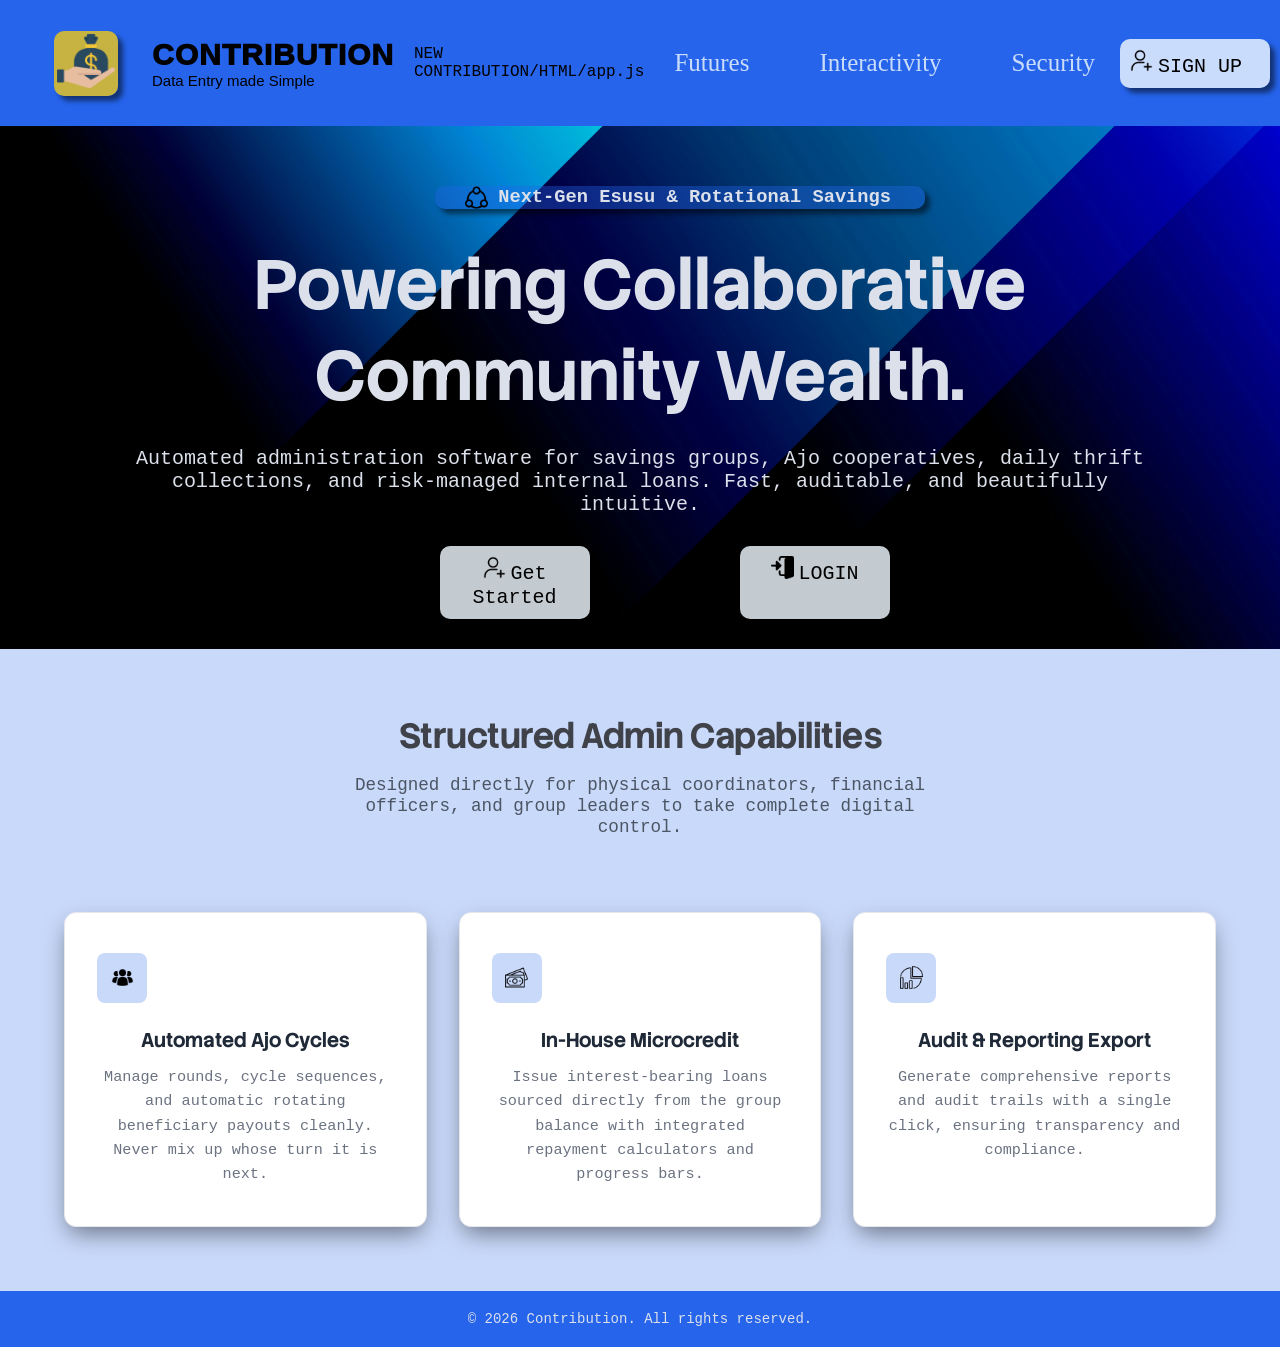
<file: NEW CONTRIBUTION/Landing-page/index.html>
<!DOCTYPE html>
<html lang="en">
    <head>
        <meta charset="UTF-8">
        <meta name="viewport" content="width=device-width, initial-scale=1.0">
        <link rel="preconnect" href="https://fonts.googleapis.com">
        <link rel="preconnect" href="https://fonts.gstatic.com" crossorigin>
        <link href="https://fonts.googleapis.com/css2?family=Stack+Sans+Headline:wght@200..700&display=swap" rel="stylesheet">
        <title>CONTRIBUTION ENTRY</title>
        <link rel="stylesheet" href="/NEW CONTRIBUTION/Landing-page/css/landingpagestyle.css">
    </head>
    <body>
        <!-- navigation element  -->
        <nav class="navbar">
            <div class="company-logo-name">
                <div class="logo">
                    <img id="main-logo" src="/NEW CONTRIBUTION/pic/logo.png" alt="LOGO">
                </div>
                <div class="name">
                    <h1 class="company-name">CONTRIBUTION</h1>
                    <p id="motto">Data Entry made Simple</p>
                </div>NEW CONTRIBUTION/HTML/app.js
            </div>
            <ul class="nav-menu">
                <li class="nav-item"><a href="#Overview" class="nav-link">Futures</a></li>
                <li class="nav-item"><a href="signup.html" class="nav-link">Interactivity</a></li>
                <li class="nav-item"><a href="login.html" class="nav-link">Security</a></li>
            </ul>
        
            <div class="nav-auth">
                <div class="nav-btn">
                    <img  class="icon" src="/NEW CONTRIBUTION/pic/signup.png">
                    <a href="signup.html" class="side-menu-btn">SIGN UP</a>
                </div>
                <div class="nav-btn">
                    <img  class="icon" src="/NEW CONTRIBUTION/pic/login.png">
                    <a href="/NEW CONTRIBUTION/Auth-page/login.html" class="side-menu-btn">LOGIN</a>
                </div>
                
            </div>
           
        </nav>
        <!-- main content -->
        <main>
            <section class="hero-section">
                <div class="hero-content">
                    <div class="intro">
                        <img class="icon" src="/NEW CONTRIBUTION/pic/organization (1).png" alt="">
                        <h3>Next-Gen Esusu & Rotational Savings</h3>
                    </div>
                    <h1>Powering Collaborative <br> Community Wealth.</h1>
                    <p>Automated administration software for savings groups, Ajo cooperatives, daily thrift collections, and risk-managed internal loans. Fast, auditable, and beautifully intuitive.</p>
                    <div class="nav-auth">
                        <div class="nav-btn">
                            <img  class="icon" src="/NEW CONTRIBUTION/pic/signup.png">
                            <a href="signup.html" class="side-menu-btn">Get Started</a>
                        </div>
                        <div class="nav-btn">
                            <img  class="icon" src="/NEW CONTRIBUTION/pic/login.png">
                            <a href="login.html" class="side-menu-btn">LOGIN</a>
                        </div>
                    </div>
                </div>
                <div class="section2">
                    <div class="features-header">
                        <h2>Structured Admin Capabilities</h2>
                        <p>Designed directly for physical coordinators, financial officers, and group leaders to take complete digital control.</p>
                    </div>
                    <div class="features-grid">
                        
        
        <!-- Feature Card 1 -->
                        <div class="feature-card">
                            <div class="feature-icon">
                                <img class="icon" src="/NEW CONTRIBUTION/pic/group.png" alt="group">
                            </div>
                            <h3>Automated Ajo Cycles</h3>
                            <p>Manage rounds, cycle sequences, and automatic rotating beneficiary payouts cleanly. Never mix up whose turn it is next.</p>
                        </div>

                        <!-- Feature Card 2 -->
                        <div class="feature-card">
                            <div class="feature-icon">
                                <img class="icon" src="/NEW CONTRIBUTION/pic/money.png" alt="money">
                            </div>
                            <h3>In-House Microcredit</h3>
                            <p>Issue interest-bearing loans sourced directly from the group balance with integrated repayment calculators and progress bars.</p>
                        </div>

                        <!-- Feature Card 3 -->
                        <div class="feature-card">
                            <div class="feature-icon">
                                <img class="icon" src="/NEW CONTRIBUTION/pic/pie-chart.png" alt="pie-chart">
                            </div>
                            <h3>Audit & Reporting Export</h3>
                            <p>Generate comprehensive reports and audit trails with a single click, ensuring transparency and compliance.</p>
                        </div>
                    </div>
                </div>
            </section>
            <footer>
                <p>&copy; 2026 Contribution. All rights reserved.</p>
            </footer>
    </body>
</html>
</file>
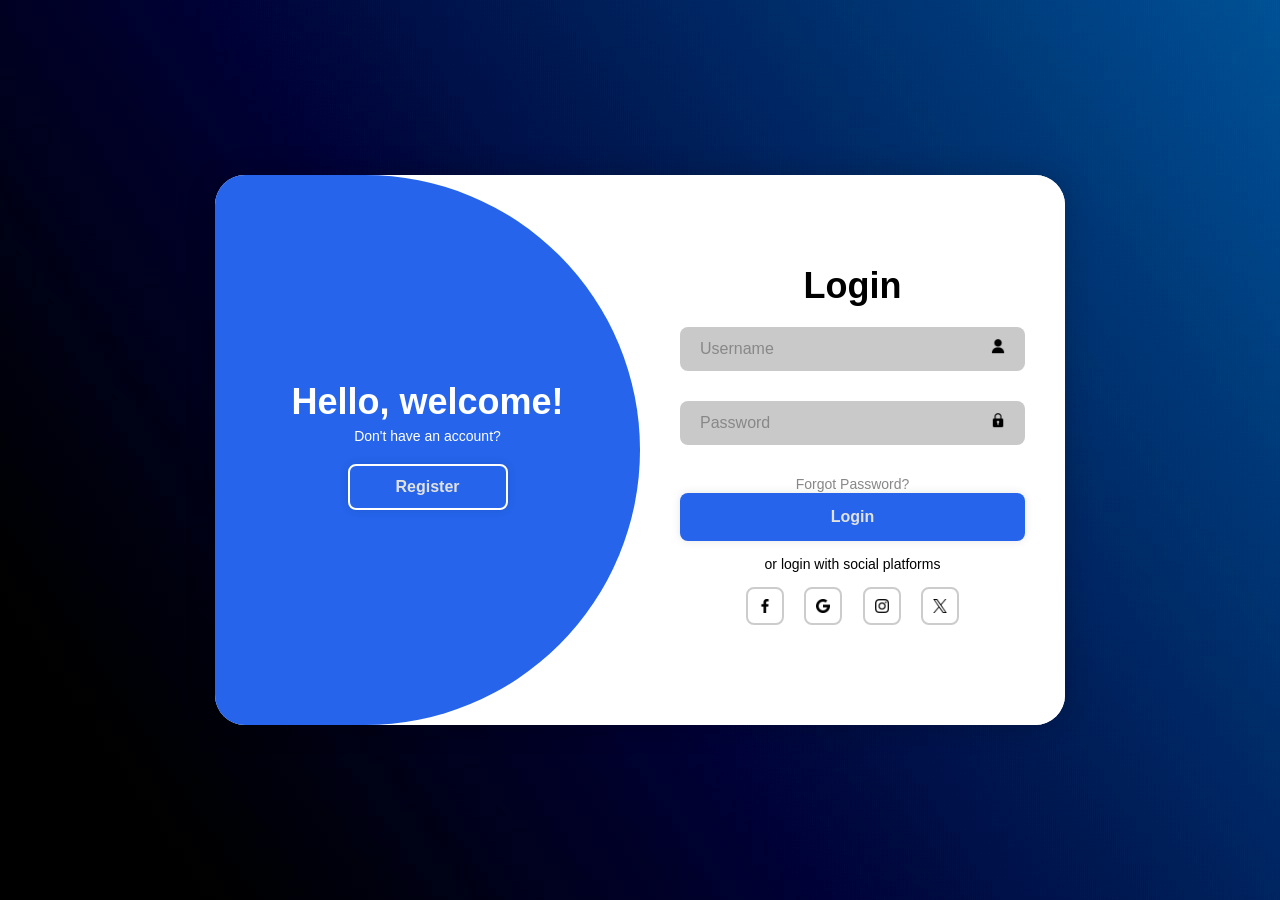
<file: NEW CONTRIBUTION/Auth-page/login.html>
<!DOCTYPE html>
<html lang="en">
    <head>
        <meta charset="UTF-8">
        <meta name="viewport" content="width=device-width, initial-scale=1.0">
        <title>CONTRIBUTION ENTRY</title>
        <link rel="stylesheet" href="authstyle.css">
    </head>
    <body>
            <div class="container">
                <div class="form-box login">
                    <form action="">
                        <h1>Login</h1>
                        <div class="input-box">
                            <input type="text" placeholder="Username" required>
                            <img class="icon-up" src="../pic/user.png" alt="">
                        </div>
                        <div class="input-box">
                            <input type="password" placeholder="Password" required>
                            <img class="icon-up" src="../pic/padlock.png" alt="">
                        </div>
                        <div class="forgot-link">
                            <a href="#">Forgot Password?</a>
                        </div>
                        <button type="submit" class="btn">Login</button>
                        <p>or login with social platforms</p>
                        <div class="social-icons">
                            <a href="#" aria-label="Login with Facebook"><img class="icon-down" src="../pic/facebook-app-symbol.png" alt="Facebook"></a>
                            <a href="#" aria-label="Login with Google"><img class="icon-down" src="../pic/google.png" alt="Google"></a>
                            <a href="#" aria-label="Login with Instagram"><img class="icon-down" src="../pic/instagram.png" alt="Instagram"></a>
                            <a href="#" aria-label="Login with Twitter"><img class="icon-down" src="../pic/twitter.png" alt="Twitter"></a>
                        </div>
                    </form>
                </div>

                <div class="form-box register">
                    <form action="">
                        <h1>Registration</h1>
                        <div class="input-box">
                            <input type="text" placeholder="Username" required>
                            <img class="icon-up" src="../pic/user.png" alt="">
                        </div>
                        <div class="input-box">
                            <input type="email" placeholder="Email" required>
                            <img class="icon-up" src="../pic/email.png" alt="">
                        </div>
                        <div class="input-box">
                            <input type="password" placeholder="Password" required>
                            <img class="icon-up" src="../pic/padlock.png" alt="">
                        </div>
                        <button type="submit" class="btn">Register</button>
                        <p>or Register with social platforms</p>
                        <div class="social-icons">
                            <a href="#" aria-label="Register with Facebook"><img class="icon-down" src="../pic/facebook-app-symbol.png" alt="Facebook"></a>
                            <a href="#" aria-label="Register with Google"><img class="icon-down" src="../pic/google.png" alt="Google"></a>
                            <a href="#" aria-label="Register with Instagram"><img class="icon-down" src="../pic/instagram.png" alt="Instagram"></a>
                            <a href="#" aria-label="Register with Twitter"><img class="icon-down" src="../pic/twitter.png" alt="Twitter"></a>
                        </div>
                    </form>
                </div>

                <div class="toggle-box">
                    <div class="toggle-panel toggle-left">
                        <h1>Hello, welcome!</h1>
                        <p>Don't have an account?</p>
                        <button class="btn register-btn">Register</button>
                    </div>

                    <div class="toggle-panel toggle-right">
                        <h1>Welcome Back!</h1>
                        <p>Already have an account?</p>
                        <button class="btn login-btn">Login</button>
                    </div>
                </div>
            </div>
        <script src="app.js"></script>
    </body>
</html>
</file>
<file: NEW CONTRIBUTION/Landing-page/css/landingpagestyle.css>
* {
    box-sizing: border-box;
    margin: 0;
    padding: 0;
    font-family: 'Courier New', Courier, monospace;
}
body {
    margin: 0;
    font-family: sans-serif;
}
.navbar {
    margin: 0;
    position: sticky;
    display: flex;
    align-items: center;
    justify-content: space-between;
    background-color: #2564eb;
    width: 100%;
    height: 14vh;
    padding: 15px 40px;
    z-index: 1000;
}
.company-logo-name {
    display: flex;
    align-items: center;
    gap: 20px;
    margin-top: 20px;
    margin-bottom: 20px;
}
.logo {
    margin: 14px;
    background-color: rgba(233, 196, 32, 0.829);
    border-radius: 10px;
    box-shadow: 5px 5px 5px rgba(0, 0, 0, 0.5);

}
#main-logo {
    margin: 2px;
    width: 60px;
    height: 56px;
}
.company-name {
    font-size: 30px;
    font-weight: 1000;
    letter-spacing: 1px;
    font-family: Sans-Serif, Arial, Helvetica, sans-serif;

}
#motto {
    font-size: 15px;
    font-family: 'Lucida Grande', 'Lucida Sans Unicode', Geneva, Verdana, sans-serif;
}
.nav-menu {
    list-style: none;
    display: flex;
    gap: 50px;
    margin: 0px;
    align-items: center;
    padding-left: 20px;  
    height: 100%;

}
.nav-item {
    padding: 10px;
    border-radius: 10px;
    transition: background-color 0.3s ease;
}
.nav-item:hover {
    transform: translateY(-2px);
    background-color: rgba(240, 248, 255, 0.322);
}
.nav-btn:hover {
    transform: translateY(-2px);
    background-color: rgba(240, 248, 255, 0.322);
}
.nav-btn {
    width: 150px;
    background-color: rgba(240, 248, 255, 0.815);
    border: none;
    color: black;
    font-size: 20px;
    font-family: 'Times New Roman', Times, serif;
    cursor: pointer; 
    padding: 10px;
    border-radius: 10px;
    gap: 10px;
    box-shadow: 5px 5px 5px rgba(0, 0, 0, 0.5);

  
}
.side-menu-btn {
    text-decoration: none;
    color: black;
}

.icon {
    width: 23px;
}
.nav-link{
    font-size: 25px;
    font-family: 'Times New Roman', Times, serif;
    color: rgba(240, 248, 255, 0.815);
    text-decoration: none;
    transition: all 0.2s ease;
}
.navbar .nav-auth {
  margin: 15px;
  display: flex;
  gap: 60px;
    

}
.nav-btn:hover {
    background-color: rgba(240, 248, 255, 0.322);
}

/* <<<<<<<<<<MAIN CONTENT STYLING>>>>>>>>>>> */
main {
  margin: 0;
  background-color: #2564eb3f;

}
.hero-section {
  display: flex;
  flex-direction: column;
  text-align: center;
 
  
}
.hero-content {
  width: 100%;
  margin:0px;
  align-items: center;
  column-gap: 100px;
  background-image: url('../../pic/background.jpg');
  background-size: cover;
  background-position: center;

}
.intro {
  display: flex;
  margin-top: 60px;
  margin-bottom: 30px;
  color: #dbe0eb;
  background-color: #2564eb5e;
  padding-left: 30px;
  width: 490px;
  margin-left: 34%;
  border-radius: 10px;
  gap: 10px;
  box-shadow: 5px 5px 5px rgba(0, 0, 0, 0.5);
}

.intro:hover {
  transform: translateY(-2px);
  background-color: #2564ebe0;
}

.hero-content h1 {
  font-family: "Stack Sans Headline", sans-serif;
  font-optical-sizing: auto;
  font-weight: 1000;
  font-style: normal;
  font-size: 70px;
  color: #dbe0eb;
  
}

.hero-content h1:hover {
  transform: translateY(-2px);
}
.hero-content p {
  margin-top: 2%;
  margin-left: 10%;
  margin-right: 10%;
  font-size: 20px;
  font-weight: 530;
  color: #dbe0eb;
}
.hero-content .nav-auth {
  margin: 30px;
  display: flex;
  gap: 150px;
  padding-left: 32%;
}

/*<<<<<<<<<<<< FEATURES CARD STYLING...>>>>>>>>>>>*/
.section2 {
    display: flex;
    flex-direction: column;
    align-items: center;
    gap: 20px;
    margin-top: 60px;
    margin-bottom: 30px;
    color: #3f4249;
    padding-left: 0px;
    margin: 5%;
    gap: 10px;
}

/* --- Section Header --- */
.features-header {
  text-align: center;
  max-width: 600px;
  margin: 0 auto 4rem auto; /* Creates space between header and cards */
}
.features-header h2 {
  font-family: "Stack Sans Headline", sans-serif;
  font-optical-sizing: auto;
  font-weight: 1000;
  font-style: normal;
  font-size: 35px;
  letter-spacing: -0.5px;
  margin-bottom: 1rem;

}
.features-header p {
  color: #4b5563; 
  font-size: 1.1rem;
  line-height: 1.2;
}

/* --- Features Grid Structure --- */
.features-grid {
  display: grid;
  grid-template-columns: repeat(3, 1fr); /* Splits row into three even columns */
  gap: 2rem;
}

/* --- Feature Card Designs --- */
.feature-card {
  background-color: #ffffff;
  padding: 2.5rem 2rem;
  border-radius: 12px;
  border: 1px solid #e5e7eb;
  box-shadow: 0 10px 25px -5px rgba(0, 0, 0, 0.5);
  transition: transform 0.3s cubic-bezier(0.16, 1, 0.3, 1), box-shadow 0.3s ease;
}

/* Subtle interactive lift on mouse hover */
.feature-card:hover {
  transform: translateY(-5px);
  box-shadow: 0 10px 25px -5px rgba(0, 0, 0, 0.05);
}

.feature-icon {
  font-size: 2rem;
  margin-bottom: 1.5rem;
  background-color: #2564eb3f; 
  width: 50px;
  height: 50px;
  display: flex;
  align-items: center;
  justify-content: center;
  border-radius: 8px;
}

.feature-card h3 {
  font-family: "Stack Sans Headline", sans-serif;
  font-size: 1.25rem;
  color: #1f2937;
  font-weight: 900;
  margin-bottom: 0.75rem;
}

.feature-card p {
  color: #6b7280;
  font-size: 0.95rem;
  line-height: 1.6;
}

/* --- Responsive Layout Breaks --- */
@media (max-width: 968px) {
  /* Shifts from a 3-column split to a 2-column split on tablets */
  .features-grid {
    grid-template-columns: repeat(2, 1fr);
  }
}

@media (max-width: 640px) {
  /* Collapses down into a clean single vertical item list on smartphones */
  .features-grid {
    grid-template-columns: 1fr;
  }
  
  .features-section {
    padding: 4rem 1.5rem;
  }

  .features-header h2 {
    font-size: 1.75rem;
  }
}
footer {
  text-align: center;
  padding: 20px;
  background-color: #2564eb;
  color: #dbe0eb;
  font-size: 14px;
}
</file>
<file: NEW CONTRIBUTION/Auth-page/authstyle.css>
* {
    margin: 0;
    padding: 0;
    box-sizing: border-box;
    font-family: sans-serif;
}
body {
    display: flex;
    flex-direction: column;
    justify-content: center;
    align-items: center;
    min-height: 100vh;
    background-image: url('/NEW CONTRIBUTION/pic/background.jpg');
    /* background: linear-gradient(90deg, #e2e2e2, #c9c9c9); */

}
.icon-up {
    width: 14px;
    position: absolute;
    right: 20px;
    top: 15px;
    transform: translateY(-20%);
}

.icon-down {
    width: 14px;
}
.container {
    position: relative;
    width: 850px;
    height: 550px;
    background: white;
    border-radius: 30px;
    box-shadow: 0 0 30px rgba(0, 0, 0, .2);
    overflow: hidden;
}

.form-box {
    position: absolute;
    right: 0;
    width: 50%;
    height: 100%;
    background-color: rgb(255, 255, 255);
    display: flex;
    align-items: center;
    color: black;
    text-align: center;
    padding: 40px;
    z-index: 1;
}

.form-box.register {
    visibility: hidden;
}

form {
    width: 100%;
    
}

.container h1 {
    font-size: 36px;
    margin: -10px;
}

.input-box {
    position: relative;
    margin: 30px 0;
}

.input-box input {
    width: 100%;
    padding: 13px 50px 13px 20px;
    background-color: #c9c9c9;
    border-radius: 8px;
    border: none;
    outline: none;
    font-size: 16px;
    color: #333;
    font-weight: 500;

}

.input-box input::placeholder {
    color: #888;
    font-weight: 400;
}

.forgot-link a {
    font-size: 14px;
    color: #888;
    text-decoration: none;
}

.btn {
    width: 100%;
    height: 48px;
    background-color: #2564eb;
    border-radius: 8px;
    box-shadow: 0 0 10px rgba(0, 0, 0, .1);
    border: none;
    cursor: pointer;
    font-size: 16px;
    color: #e2e2e2;
    font-weight: 600;
}

.container p {
    font-size: 14px;
    margin: 15px 0px;
}

.social-icons a {
    display: inline-flex;
    padding: 10px;
    border: 2px solid #ccc;
    border-radius: 8px;
    font-size: 24px;
    text-decoration: none;
    margin: 0px 8px;
}

.toggle-box {
    position: absolute;
    width: 100%;
    height: 100%;
    
}

.toggle-box::before {
    content: '';
    position: absolute;
    left: -250%;
    width: 300%;
    height: 100%;
    background: #2564eb;
    z-index: 2;
    border-radius: 500px;
    transition: 1.8s ease-in-out;
}
.toggle-panel {
    position: absolute;
    width: 50%;
    height: 100%;
    /* background: seagreen; */
    color: #ffffff;
    display: flex;
    flex-direction: column;
    justify-content: center;
    align-items: center;
    z-index: 2;

}

.toggle-panel.toggle-right {
    right: -50%;
}

.toggle-panel p {
    margin-bottom: 20px;
}

.toggle-panel .btn {
    width: 160px;
    height: 46px;
    background: transparent;
    border: 2px solid #fff;
}

/* Animations and Slider classes */
.container.active .toggle-box::before {
    left: 50%;
}

.container.active .form-box.login {
    visibility: hidden;
    opacity: 0;
    transition: all 0.6s ease;
}

.form-box.login {
    visibility: visible;
    opacity: 1;
    transition: all 0.6s ease;
}

.container.active .form-box.register {
    visibility: visible;
    opacity: 1;
    transition: all 0.6s ease;
    left: 0;
}

.form-box.register {
    visibility: hidden;
    opacity: 0;
    transition: all 0.6s ease;
    left: 0;
}

.toggle-panel {
    transition: .6s ease-in-out;
}

.container.active .toggle-left {
    transform: translateX(-200%);
}

.container.active .toggle-right {
    transform: translateX(-100%);
}

.toggle-left {
    transform: translateX(0);
}

.toggle-right {
    transform: translateX(200%);
}
</file>
